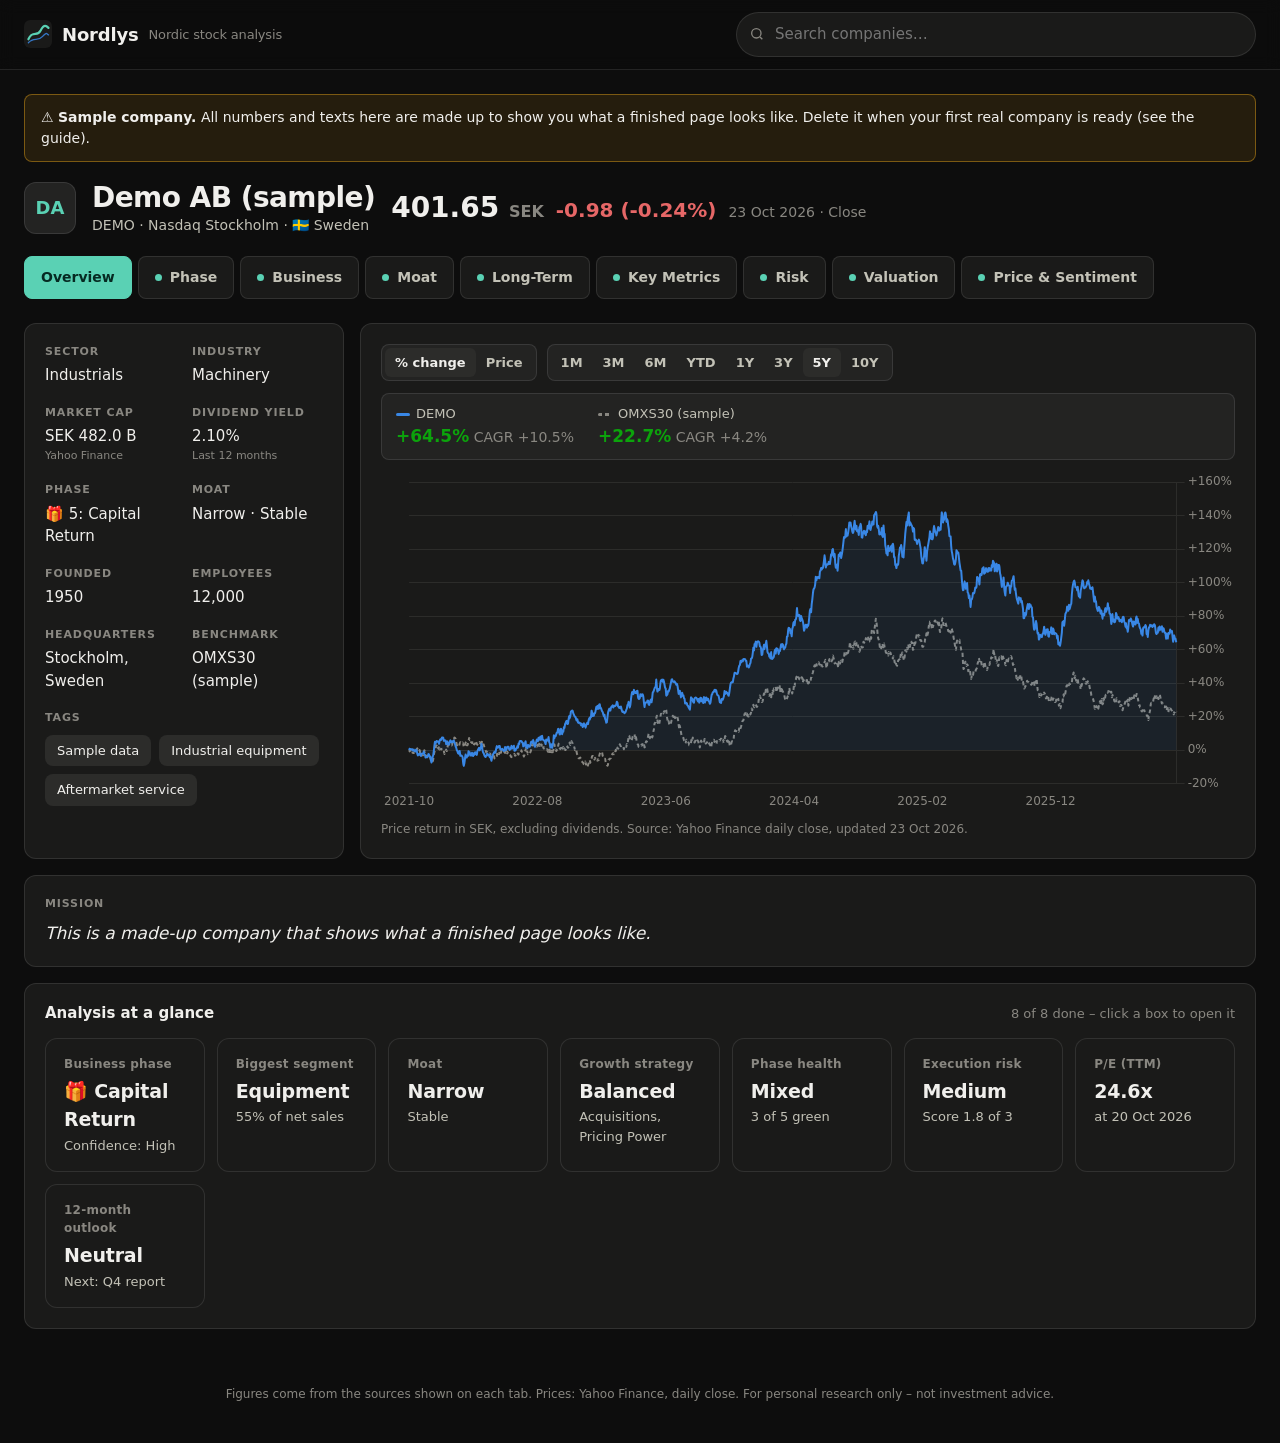
<file: company.html>
<!doctype html>
<html lang="en">
<head>
  <meta charset="utf-8">
  <meta name="viewport" content="width=device-width, initial-scale=1">
  <title>Company – Nordlys</title>
  <link rel="icon" href="assets/img/logo.svg" type="image/svg+xml">
  <link rel="stylesheet" href="assets/css/style.css">
</head>
<body>
  <header class="topbar">
    <a class="brand" href="index.html"><img class="brand-mark" src="assets/img/logo.svg" alt=""> Nordlys <small>Nordic stock analysis</small></a>
    <div class="search">
      <svg width="16" height="16" viewBox="0 0 24 24" fill="none" stroke="currentColor" stroke-width="2"><circle cx="11" cy="11" r="7"/><path d="m20 20-3.5-3.5"/></svg>
      <input id="search" type="search" placeholder="Search companies…" autocomplete="off">
      <div id="search-results" class="search-results"></div>
    </div>
  </header>

  <main class="wrap">
    <div id="head"><div class="loading">Loading…</div></div>
    <nav class="tabs" id="tabs" role="tablist"></nav>
    <section id="panel"></section>
  </main>

  <footer class="footer">Figures come from the sources shown on each tab. Prices: Yahoo Finance, daily close. For personal research only – not investment advice.</footer>

  <script src="assets/vendor/chart.umd.min.js"></script>
  <script src="assets/vendor/marked.min.js"></script>
  <script src="assets/vendor/purify.min.js"></script>
  <script src="config.js"></script>
  <script src="assets/js/common.js"></script>
  <script src="assets/js/company.js"></script>
</body>
</html>
</file>
<file: assets/css/style.css>
/* Nordlys – Nordic stock analysis. Dark theme. */
:root {
  color-scheme: dark;
  --page: #0d0d0d;
  --surface: #1a1a19;
  --surface-2: #232322;
  --surface-3: #2c2c2a;
  --border: rgba(255, 255, 255, 0.10);
  --border-strong: rgba(255, 255, 255, 0.18);
  --text: #f0efec;
  --text-2: #c3c2b7;
  --muted: #898781;
  --grid: #2c2c2a;
  --axis: #383835;

  --accent: #5ad1b4;          /* UI accent (aurora) */
  --accent-ink: #062a22;

  --series-1: #3987e5;        /* the company */
  --series-2: #d95926;        /* 50-day average */
  --series-3: #9085e9;        /* 200-day average */
  --benchmark: #898781;       /* index line */

  --good: #0ca30c;
  --warning: #fab219;
  --serious: #ec835a;
  --critical: #d03b3b;
  --up: #0ca30c;
  --down: #e66767;

  --radius: 12px;
  --radius-sm: 8px;
  --font: system-ui, -apple-system, "Segoe UI", Roboto, sans-serif;
}

* { box-sizing: border-box; }
html, body { margin: 0; padding: 0; }
body {
  background: var(--page);
  color: var(--text);
  font-family: var(--font);
  font-size: 15px;
  line-height: 1.5;
  -webkit-font-smoothing: antialiased;
}
a { color: var(--accent); text-decoration: none; }
a:hover { text-decoration: underline; }
h1, h2, h3, h4 { margin: 0; line-height: 1.25; }
.num { font-variant-numeric: tabular-nums; }
.muted { color: var(--muted); }
.secondary { color: var(--text-2); }
.up { color: var(--up); }
.down { color: var(--down); }

/* ---------- Top bar ---------- */
.topbar {
  position: sticky; top: 0; z-index: 20;
  display: flex; align-items: center; gap: 16px;
  padding: 12px 24px;
  background: rgba(13, 13, 13, 0.92);
  backdrop-filter: blur(8px);
  border-bottom: 1px solid var(--border);
}
.brand { display: flex; align-items: center; gap: 10px; color: var(--text); font-weight: 700; font-size: 18px; letter-spacing: -0.01em; }
.brand:hover { text-decoration: none; }
.brand-mark { width: 28px; height: 28px; }
.brand small { color: var(--muted); font-weight: 500; font-size: 13px; }
.search { position: relative; flex: 1; max-width: 520px; margin-left: auto; }
.search input {
  width: 100%; padding: 10px 14px 10px 38px;
  background: var(--surface); color: var(--text);
  border: 1px solid var(--border); border-radius: 999px;
  font: inherit; outline: none;
}
.search input:focus { border-color: var(--accent); }
.search svg { position: absolute; left: 13px; top: 50%; transform: translateY(-50%); color: var(--muted); }
.search-results {
  position: absolute; top: calc(100% + 6px); left: 0; right: 0;
  background: var(--surface-2); border: 1px solid var(--border-strong);
  border-radius: var(--radius-sm); overflow: hidden; display: none;
  box-shadow: 0 12px 32px rgba(0,0,0,.5);
}
.search-results.open { display: block; }
.search-results a { display: flex; justify-content: space-between; padding: 10px 14px; color: var(--text); }
.search-results a:hover, .search-results a.active { background: var(--surface-3); text-decoration: none; }

.wrap { max-width: 1280px; margin: 0 auto; padding: 24px; }

/* ---------- Buttons, pills ---------- */
.btn {
  display: inline-flex; align-items: center; gap: 8px;
  padding: 8px 14px; border-radius: var(--radius-sm);
  border: 1px solid var(--border-strong); background: var(--surface-2);
  color: var(--text); font: inherit; font-size: 14px; font-weight: 500; cursor: pointer;
}
.btn:hover { background: var(--surface-3); text-decoration: none; }
.btn-primary { background: var(--accent); color: var(--accent-ink); border-color: var(--accent); font-weight: 600; }
.btn-primary:hover { background: #7adfc6; }
.btn:disabled { opacity: .5; cursor: default; }

.pill {
  display: inline-flex; align-items: center; gap: 6px;
  padding: 3px 10px; border-radius: 999px;
  background: var(--surface-3); color: var(--text);
  font-size: 13px; font-weight: 600; white-space: nowrap;
}
.pill .dot { width: 8px; height: 8px; border-radius: 50%; background: var(--muted); flex: none; }
.pill.good .dot { background: var(--good); }
.pill.warning .dot { background: var(--warning); }
.pill.critical .dot { background: var(--critical); }
.pill.serious .dot { background: var(--serious); }
.pill.info .dot { background: var(--series-1); }
.tag { display: inline-block; padding: 6px 12px; border-radius: var(--radius-sm); background: var(--surface-3); font-size: 13px; font-weight: 500; }

/* ---------- Cards ---------- */
.card {
  background: var(--surface); border: 1px solid var(--border);
  border-radius: var(--radius); padding: 20px;
}
.card h3 { font-size: 15px; font-weight: 650; margin-bottom: 14px; }
.card-title-row { display: flex; align-items: baseline; justify-content: space-between; gap: 12px; margin-bottom: 14px; }
.card-title-row h3 { margin: 0; }
.eyebrow { font-size: 11px; font-weight: 700; letter-spacing: .08em; text-transform: uppercase; color: var(--muted); }
.grid { display: grid; gap: 16px; }
.g2 { grid-template-columns: repeat(2, minmax(0, 1fr)); }
.g3 { grid-template-columns: repeat(3, minmax(0, 1fr)); }
.g4 { grid-template-columns: repeat(4, minmax(0, 1fr)); }
@media (max-width: 960px) { .g3, .g4 { grid-template-columns: repeat(2, minmax(0, 1fr)); } }
@media (max-width: 640px) { .g2, .g3, .g4 { grid-template-columns: 1fr; } .wrap { padding: 16px; } .topbar { padding: 10px 16px; } .brand small { display: none; } }

/* Stat tile */
.stat { background: var(--surface); border: 1px solid var(--border); border-radius: var(--radius); padding: 16px 18px; }
.stat .label { font-size: 12px; color: var(--muted); font-weight: 600; letter-spacing: .02em; }
.stat .value { font-size: 24px; font-weight: 700; margin-top: 4px; letter-spacing: -0.01em; }
.stat .sub { font-size: 13px; color: var(--text-2); margin-top: 2px; }
a.stat { color: inherit; display: block; transition: border-color .15s; }
a.stat:hover { border-color: var(--accent); text-decoration: none; }

/* ---------- Home ---------- */
.hero { display: flex; justify-content: space-between; align-items: flex-end; gap: 16px; flex-wrap: wrap; margin: 8px 0 24px; }
.hero h1 { font-size: 30px; letter-spacing: -0.02em; }
.hero p { color: var(--text-2); margin: 6px 0 0; max-width: 640px; }
.filters { display: flex; gap: 8px; flex-wrap: wrap; }
.chip { padding: 6px 14px; border-radius: 999px; border: 1px solid var(--border-strong); background: transparent; color: var(--text-2); font: inherit; font-size: 13px; font-weight: 600; cursor: pointer; }
.chip.active { background: var(--text); color: var(--page); border-color: var(--text); }

.company-grid { display: grid; grid-template-columns: repeat(auto-fill, minmax(290px, 1fr)); gap: 16px; }
.company-card { display: block; color: inherit; background: var(--surface); border: 1px solid var(--border); border-radius: var(--radius); padding: 18px; transition: border-color .15s, transform .15s; }
.company-card:hover { border-color: var(--accent); text-decoration: none; transform: translateY(-1px); }
.cc-top { display: flex; justify-content: space-between; gap: 10px; }
.cc-name { font-size: 17px; font-weight: 700; }
.cc-meta { font-size: 13px; color: var(--muted); }
.cc-price { text-align: right; }
.cc-price .p { font-weight: 700; font-size: 17px; }
.cc-price .c { font-size: 13px; font-weight: 600; }
.cc-spark { height: 44px; margin: 12px 0; }
.cc-badges { display: flex; gap: 6px; flex-wrap: wrap; }
.cc-progress { margin-top: 12px; display: flex; gap: 3px; }
.cc-progress span { flex: 1; height: 4px; border-radius: 2px; background: var(--surface-3); }
.cc-progress span.done { background: var(--accent); }
.cc-progress-label { font-size: 12px; color: var(--muted); margin-top: 6px; }

/* ---------- Company header ---------- */
.co-head { display: flex; align-items: center; gap: 16px; flex-wrap: wrap; margin-bottom: 20px; }
.co-logo { width: 52px; height: 52px; border-radius: 12px; background: var(--surface-2); border: 1px solid var(--border); display: grid; place-items: center; font-weight: 800; font-size: 18px; color: var(--accent); }
.co-title h1 { font-size: 28px; letter-spacing: -0.02em; }
.co-title .meta { color: var(--text-2); font-size: 14px; }
.co-price { display: flex; align-items: baseline; gap: 12px; flex-wrap: wrap; }
.co-price .p { font-size: 28px; font-weight: 700; }
.co-price .c { font-size: 20px; font-weight: 700; }
.co-price .d { color: var(--muted); font-size: 14px; }
.co-head .actions { margin-left: auto; display: flex; gap: 8px; }

.demo-banner { background: rgba(250, 178, 25, .1); border: 1px solid rgba(250, 178, 25, .4); color: var(--text); padding: 12px 16px; border-radius: var(--radius-sm); margin-bottom: 18px; font-size: 14px; }

/* Tabs */
.tabs { display: flex; gap: 6px; overflow-x: auto; padding-bottom: 4px; margin-bottom: 20px; scrollbar-width: thin; }
.tab { flex: none; padding: 10px 16px; border-radius: var(--radius-sm); background: var(--surface); border: 1px solid var(--border); color: var(--text-2); font: inherit; font-weight: 600; font-size: 14px; cursor: pointer; display: inline-flex; align-items: center; gap: 8px; }
.tab:hover { color: var(--text); border-color: var(--border-strong); }
.tab.active { background: var(--accent); color: var(--accent-ink); border-color: var(--accent); }
.tab .n { font-size: 11px; opacity: .7; }
.tab .state { width: 7px; height: 7px; border-radius: 50%; background: var(--surface-3); }
.tab .state.done { background: var(--accent); }
.tab.active .state.done { background: var(--accent-ink); }

/* Overview */
.overview { display: grid; grid-template-columns: 320px minmax(0, 1fr); gap: 16px; }
@media (max-width: 960px) { .overview { grid-template-columns: 1fr; } }
.facts { display: grid; grid-template-columns: 1fr 1fr; gap: 18px 16px; }
.facts .v { margin-top: 4px; font-weight: 500; }
.facts .full { grid-column: 1 / -1; }
.facts .src { font-size: 11px; color: var(--muted); }
.tags { display: flex; gap: 8px; flex-wrap: wrap; margin-top: 8px; }

/* Chart controls */
.chart-controls { display: flex; align-items: center; gap: 10px; flex-wrap: wrap; margin-bottom: 12px; }
.seg { display: inline-flex; background: var(--surface-2); border: 1px solid var(--border); border-radius: var(--radius-sm); padding: 3px; }
.seg button { background: transparent; border: 0; color: var(--text-2); font: inherit; font-size: 13px; font-weight: 600; padding: 5px 10px; border-radius: 6px; cursor: pointer; }
.seg button.active { background: var(--surface-3); color: var(--text); }
.legend { display: flex; gap: 16px; flex-wrap: wrap; font-size: 13px; color: var(--text-2); }
.legend .sw { display: inline-block; width: 14px; height: 3px; border-radius: 2px; vertical-align: middle; margin-right: 6px; }
.legend .sw.dash { background: repeating-linear-gradient(90deg, var(--benchmark) 0 4px, transparent 4px 7px) !important; }
.perf-box { display: flex; gap: 24px; flex-wrap: wrap; padding: 10px 14px; background: var(--surface-2); border: 1px solid var(--border); border-radius: var(--radius-sm); font-size: 14px; margin-bottom: 12px; }
.perf-box b { font-size: 17px; }
.chart-box { position: relative; height: 340px; }
.chart-box.sm { height: 220px; }
.chart-box.xs { height: 180px; }
.chart-note { font-size: 12px; color: var(--muted); margin-top: 8px; }

/* Glance */
.glance { display: grid; grid-template-columns: repeat(auto-fill, minmax(150px, 1fr)); gap: 12px; }

/* Analysis tab */
.tab-head { display: flex; justify-content: space-between; align-items: flex-start; gap: 16px; flex-wrap: wrap; margin-bottom: 16px; }
.tab-head h2 { font-size: 22px; letter-spacing: -0.01em; }
.tab-head p { color: var(--text-2); margin: 4px 0 0; font-size: 14px; max-width: 680px; }
.tab-head .actions { display: flex; gap: 8px; flex-wrap: wrap; }
.stale { color: var(--warning); font-weight: 600; }
.section-gap { margin-top: 16px; }

.empty { text-align: left; padding: 28px; }
.empty h3 { font-size: 18px; margin-bottom: 8px; }
.empty ol { padding-left: 20px; color: var(--text-2); margin: 12px 0 18px; }
.empty ol li { margin: 6px 0; }
.empty code, .md code { background: var(--surface-3); padding: 1px 6px; border-radius: 4px; font-size: 13px; }

.error-box { background: rgba(208, 59, 59, .1); border: 1px solid rgba(208, 59, 59, .45); padding: 12px 16px; border-radius: var(--radius-sm); font-size: 14px; margin-bottom: 16px; }

/* Phase strip */
.phase-strip { display: grid; grid-template-columns: repeat(6, minmax(0, 1fr)); gap: 6px; }
@media (max-width: 760px) { .phase-strip { grid-template-columns: repeat(3, minmax(0, 1fr)); } }
.phase-step { background: var(--surface-2); border: 1px solid var(--border); border-radius: var(--radius-sm); padding: 12px 10px; text-align: center; opacity: .55; }
.phase-step .e { font-size: 22px; }
.phase-step .n { font-size: 11px; color: var(--muted); font-weight: 700; letter-spacing: .06em; margin-top: 4px; }
.phase-step .t { font-size: 13px; font-weight: 650; margin-top: 2px; }
.phase-step.current { opacity: 1; border-color: var(--accent); background: rgba(90, 209, 180, .10); box-shadow: 0 0 0 1px var(--accent) inset; }
.phase-step.current .n { color: var(--accent); }

/* Moat / risk / growth rows */
.rows { display: grid; gap: 8px; }
.row { display: grid; grid-template-columns: minmax(0, 1.4fr) minmax(0, 1fr) minmax(0, 1fr); align-items: center; gap: 12px; padding: 12px 14px; background: var(--surface-2); border-radius: var(--radius-sm); }
.row .name { font-weight: 600; }
@media (max-width: 640px) { .row { grid-template-columns: 1fr 1fr; } .row .name { grid-column: 1 / -1; } }
.meter { display: flex; gap: 4px; align-items: center; }
.meter span { width: 26px; height: 8px; border-radius: 4px; background: var(--surface-3); }
.meter span.on { background: var(--series-1); }
.meter em { font-style: normal; font-size: 13px; color: var(--text-2); margin-left: 6px; }

.matrix { display: grid; grid-template-columns: 1fr 1fr; gap: 16px; }
@media (max-width: 760px) { .matrix { grid-template-columns: 1fr; } }
.driver { display: flex; justify-content: space-between; align-items: center; gap: 10px; padding: 12px 14px; background: var(--surface-2); border-radius: var(--radius-sm); border-left: 4px solid var(--surface-3); }
.driver.strong { border-left-color: var(--good); }
.driver.moderate { border-left-color: var(--warning); }
.driver.weak { border-left-color: var(--critical); }
.driver .name { font-weight: 600; }
.driver .sub { font-size: 12px; color: var(--muted); }

.gauge { position: relative; height: 12px; border-radius: 6px; background: linear-gradient(90deg, var(--good), var(--warning), var(--critical)); margin: 18px 0 6px; }
.gauge .marker { position: absolute; top: -6px; width: 4px; height: 24px; background: var(--text); border-radius: 2px; transform: translateX(-50%); box-shadow: 0 0 0 2px var(--surface); }
.gauge-labels { display: flex; justify-content: space-between; font-size: 12px; color: var(--muted); }

/* Scorecard table */
table.score { width: 100%; border-collapse: collapse; font-size: 14px; }
table.score th { text-align: left; font-size: 12px; color: var(--muted); font-weight: 600; padding: 8px 10px; border-bottom: 1px solid var(--border); }
table.score td { padding: 12px 10px; border-bottom: 1px solid var(--border); }
table.score tr:last-child td { border-bottom: 0; }
.table-scroll { overflow-x: auto; }

/* Markdown (full analysis) */
details.full { margin-top: 16px; }
details.full > summary { cursor: pointer; list-style: none; display: flex; align-items: center; justify-content: space-between; font-weight: 650; }
details.full > summary::-webkit-details-marker { display: none; }
details.full > summary .chev { transition: transform .2s; color: var(--muted); }
details.full[open] > summary .chev { transform: rotate(180deg); }
.md { margin-top: 16px; color: var(--text); font-size: 15px; line-height: 1.65; overflow-wrap: anywhere; }
.md h1 { font-size: 22px; margin: 4px 0 14px; }
.md h2 { font-size: 18px; margin: 26px 0 10px; padding-top: 14px; border-top: 1px solid var(--border); }
.md h3 { font-size: 16px; margin: 20px 0 8px; }
.md h4 { font-size: 15px; margin: 16px 0 6px; }
.md p { margin: 8px 0; }
.md ul, .md ol { padding-left: 22px; margin: 8px 0; }
.md li { margin: 4px 0; }
.md hr { border: 0; border-top: 1px solid var(--border); margin: 20px 0; }
.md table { border-collapse: collapse; width: 100%; margin: 12px 0; font-size: 14px; display: block; overflow-x: auto; }
.md th, .md td { border: 1px solid var(--border); padding: 8px 10px; text-align: left; vertical-align: top; }
.md th { background: var(--surface-2); font-weight: 650; }
.md blockquote { margin: 10px 0; padding: 4px 14px; border-left: 3px solid var(--accent); color: var(--text-2); }
.md pre { background: var(--surface-2); padding: 12px; border-radius: var(--radius-sm); overflow-x: auto; font-size: 13px; }

.toast { position: fixed; bottom: 24px; left: 50%; transform: translateX(-50%) translateY(20px); background: var(--text); color: var(--page); padding: 10px 18px; border-radius: 999px; font-weight: 600; font-size: 14px; opacity: 0; pointer-events: none; transition: all .2s; z-index: 50; }
.toast.show { opacity: 1; transform: translateX(-50%) translateY(0); }

.footer { color: var(--muted); font-size: 12px; text-align: center; padding: 32px 16px 40px; }
.loading { color: var(--muted); padding: 40px; text-align: center; }
</file>
